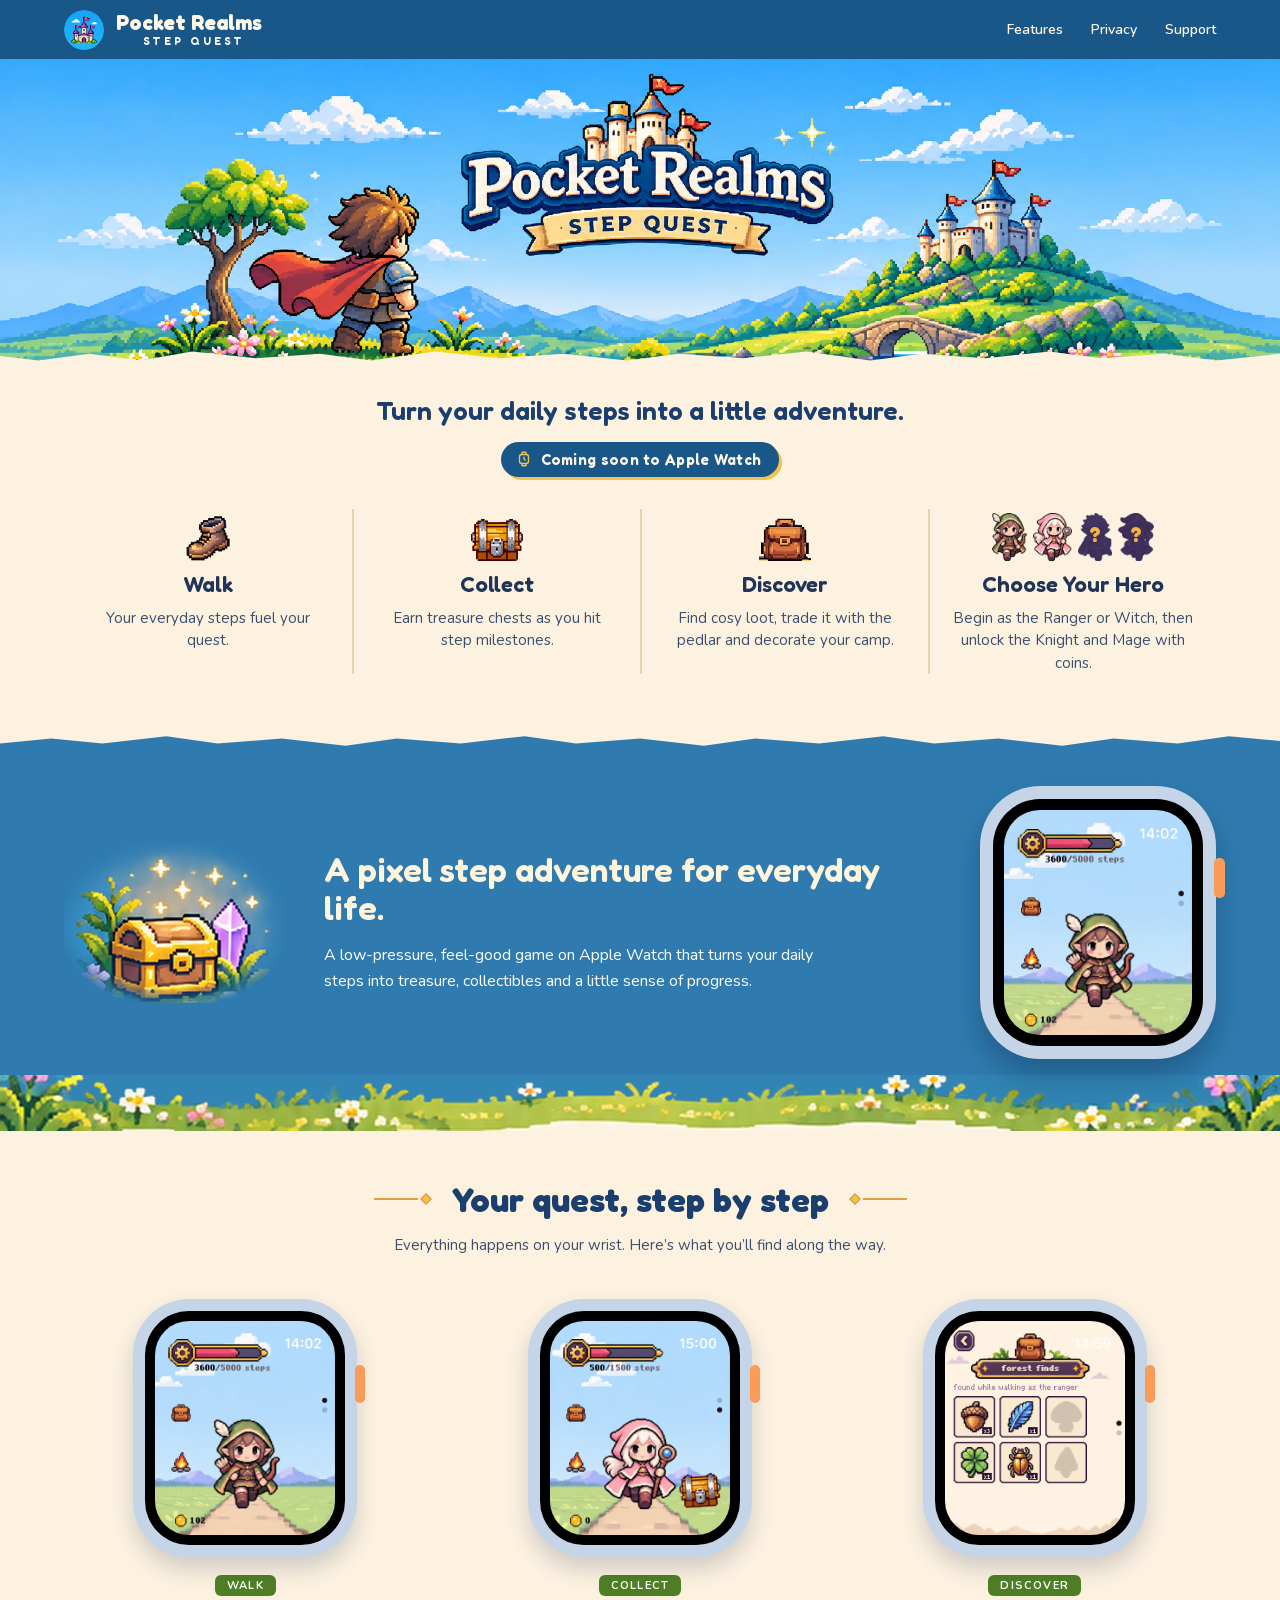
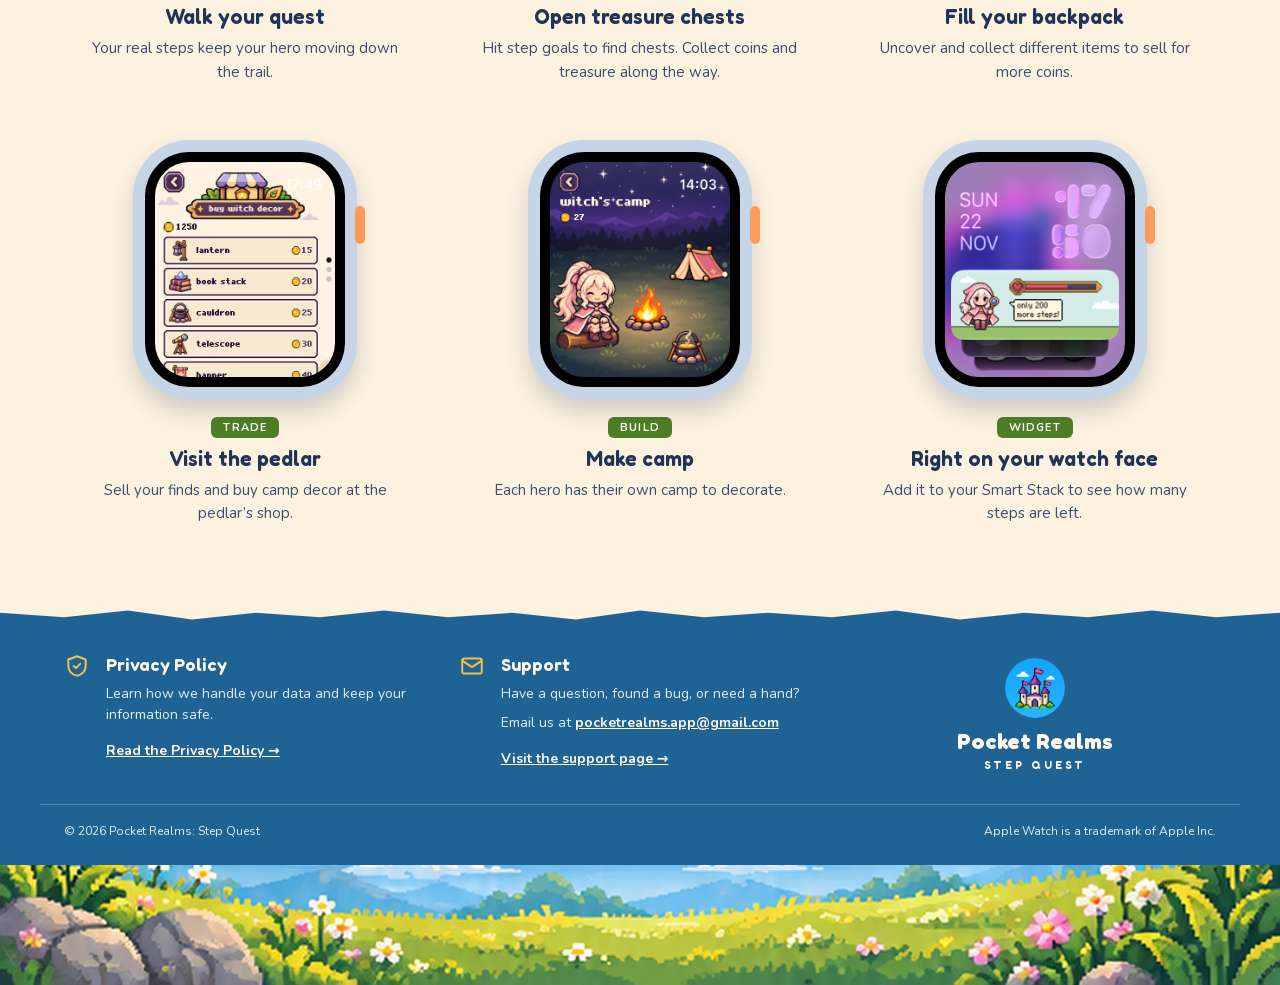
<file: index.html>
<!doctype html>
<html lang="en">
<head>
<meta charset="utf-8">
<meta name="viewport" content="width=device-width, initial-scale=1">
<title>Pocket Realms: Step Quest</title>
<meta name="description" content="A cosy pixel-art step game for Apple Watch: your daily steps walk a little hero to treasure chests, loot and a camp to decorate.">
<meta name="theme-color" content="#1A5789">
<link rel="icon" href="images/favicon.png">
<link rel="preload" href="fonts/fredoka-latin.woff2" as="font" type="font/woff2" crossorigin>
<link rel="preload" href="fonts/nunito-latin.woff2" as="font" type="font/woff2" crossorigin>
<link rel="stylesheet" href="style.css">
</head>
<body>
<header class="site-header">
<nav aria-label="Main" class="wrap nav">
<a class="brand" href="index.html">
<img src="images/icon.png" alt="" width="40" height="40">
<span class="brand-text"><span class="brand-name">Pocket Realms</span><span class="brand-sub">STEP QUEST</span></span>
</a>
<div class="nav-links"><a href="#features">Features</a><a href="privacy/index.html">Privacy</a><a href="support/index.html">Support</a></div>
</nav>
</header>
<main>
<section id="top" class="hero">
<h1 class="sr-only">Pocket Realms: Step Quest. Turn your daily steps into a little adventure.</h1>
<img src="images/hero.png" alt="A pixel-art hero in a red cape stands by a tree looking over a sunny valley with mountains, a river, a stone bridge and a castle on a hill, under the Pocket Realms: Step Quest logo." width="2170" height="656">
<svg class="edge edge-hero" aria-hidden="true" viewBox="0 0 100 10" preserveAspectRatio="none"><polygon points="0,10 0,5 3,7 7,4 11,7 15,3 20,6 25,4 29,7 34,3 39,6 44,4 49,7 53,4 58,6 63,3 68,7 72,4 77,6 82,3 86,6 91,4 95,7 100,4 100,10"/></svg>
</section>
<p class="tagline" aria-hidden="true">Turn your daily steps into a little adventure.</p>
<p class="soon"><span class="soon-pill"><svg class="soon-icon" width="18" height="18" viewBox="0 0 24 24" aria-hidden="true"><rect x="6" y="6" width="12" height="12" rx="3"/><path d="M9 6l.6-3h4.8l.6 3M9 18l.6 3h4.8l.6-3M12 9.5V12l1.5 1.5"/></svg>Coming soon to Apple Watch</span></p>

<section aria-label="How it works" class="wrap steps">
<ol><li>
<div class="step-art"><img class="px" src="images/step_walk.png" alt="" width="62" height="64"></div>
<h2>Walk</h2>
<p>Your everyday steps fuel your quest.</p>
</li><li>
<div class="step-art"><img src="images/step_chest.svg" alt="" width="72" height="58"></div>
<h2>Collect</h2>
<p>Earn treasure chests as you hit step milestones.</p>
</li><li>
<div class="step-art"><img class="px" src="images/step_discover.png" alt="" width="72" height="62"></div>
<h2>Discover</h2>
<p>Find cosy loot, trade it with the pedlar and decorate your camp.</p>
</li><li>
<div class="step-art heroes">
<img src="images/hero_ranger.png" alt="The Ranger" width="49" height="66">
<img src="images/hero_witch.png" alt="The Witch" width="54" height="66">
<span class="locked"><img src="images/hero_locked_1.png" alt="A locked hero, shown as a silhouette" width="47" height="66"><span aria-hidden="true">?</span></span>
<span class="locked"><img src="images/hero_locked_2.png" alt="A locked hero, shown as a silhouette" width="50" height="66"><span aria-hidden="true">?</span></span>
</div>
<h2>Choose Your Hero</h2>
<p>Begin as the Ranger or Witch, then unlock the Knight and Mage with coins.</p>
</li></ol>
</section>

<section class="band">
<svg class="edge edge-band" aria-hidden="true" viewBox="0 0 100 10" preserveAspectRatio="none"><polygon points="0,0 100,0 100,5 96,3 92,6 87,4 83,7 78,4 73,6 69,3 64,6 59,4 55,7 50,4 45,6 41,3 36,6 31,4 27,7 22,4 17,6 13,3 8,6 4,4 0,6"/></svg>
<div class="wrap band-inner">
<img class="band-art" src="images/band_art.png" alt="" width="408" height="300">
<div class="band-text">
<h2>A pixel step adventure for everyday life.</h2>
<p>A low-pressure, feel-good game on Apple Watch that turns your daily steps into treasure, collectibles and a little sense of progress.</p>
</div>
<div class="watch">
<span class="watch-crown" aria-hidden="true"></span>
<div class="watch-bezel"><img src="images/screen_walk.png" alt="Watch screen: the Ranger running down a path, with a step bar at 3600 of 5000 steps" width="416" height="496" loading="lazy"></div>
</div>
</div>
<img class="band-bottom" src="images/band_bottom.png" alt="" width="1654" height="76">
</section>

<section id="features" class="wrap features">
<div class="section-title"><svg class="divider" width="64" height="12" viewBox="0 0 64 12" aria-hidden="true"><path class="d-line" d="M0 6h44"/><path class="d-gem" d="M52 1l5 5-5 5-5-5z"/></svg><h2>Your quest, step by step</h2><svg class="divider" width="64" height="12" viewBox="0 0 64 12" aria-hidden="true"><path class="d-gem" d="M12 1l5 5-5 5-5-5z"/><path class="d-line" d="M20 6h44"/></svg></div>
<p class="lede">Everything happens on your wrist. Here’s what you’ll find along the way.</p>
<div class="feature-grid"><article class="feature">
<div class="watch watch-sm">
<span class="watch-crown" aria-hidden="true"></span>
<div class="watch-bezel"><img src="images/screen_walk.png" alt="Watch screen: the Ranger running down a path, step bar at 3600 of 5000 steps, with backpack, campfire and coin icons" width="416" height="496" loading="lazy"></div>
</div>
<div class="feature-text">
<span class="tag">WALK</span>
<h3>Walk your quest</h3>
<p>Your real steps keep your hero moving down the trail.</p>
</div>
</article><article class="feature">
<div class="watch watch-sm">
<span class="watch-crown" aria-hidden="true"></span>
<div class="watch-bezel"><img src="images/screen_chest.png" alt="Watch screen: the Witch walking with a treasure chest beside the path, step bar at 500 of 1500 steps" width="416" height="496" loading="lazy"></div>
</div>
<div class="feature-text">
<span class="tag">COLLECT</span>
<h3>Open treasure chests</h3>
<p>Hit step goals to find chests. Collect coins and treasure along the way.</p>
</div>
</article><article class="feature">
<div class="watch watch-sm">
<span class="watch-crown" aria-hidden="true"></span>
<div class="watch-bezel"><img src="images/screen_backpack.png" alt="Watch screen: Forest finds, found while walking as the Ranger: acorns, a feather, a clover and a beetle, with two undiscovered slots" width="416" height="496" loading="lazy"></div>
</div>
<div class="feature-text">
<span class="tag">DISCOVER</span>
<h3>Fill your backpack</h3>
<p>Uncover and collect different items to sell for more coins.</p>
</div>
</article><article class="feature">
<div class="watch watch-sm">
<span class="watch-crown" aria-hidden="true"></span>
<div class="watch-bezel"><img src="images/screen_pedlar.png" alt="Watch screen: Buy witch decor shop listing a lantern, book stack, cauldron, telescope and banner with coin prices" width="416" height="496" loading="lazy"></div>
</div>
<div class="feature-text">
<span class="tag">TRADE</span>
<h3>Visit the pedlar</h3>
<p>Sell your finds and buy camp decor at the pedlar’s shop.</p>
</div>
</article><article class="feature">
<div class="watch watch-sm">
<span class="watch-crown" aria-hidden="true"></span>
<div class="watch-bezel"><img src="images/screen_camp.png" alt="Watch screen: the Witch’s camp at night, with the Witch on a log by the fire, a tent and a cooking pot" width="416" height="496" loading="lazy"></div>
</div>
<div class="feature-text">
<span class="tag">BUILD</span>
<h3>Make camp</h3>
<p>Each hero has their own camp to decorate.</p>
</div>
</article><article class="feature">
<div class="watch watch-sm">
<span class="watch-crown" aria-hidden="true"></span>
<div class="watch-bezel"><img src="images/screen_widget.png" alt="Apple Watch face with the Pocket Realms widget in the Smart Stack: the Witch, a progress bar and a speech bubble saying only 200 more steps" width="416" height="496" loading="lazy"></div>
</div>
<div class="feature-text">
<span class="tag">WIDGET</span>
<h3>Right on your watch face</h3>
<p>Add it to your Smart Stack to see how many steps are left.</p>
</div>
</article></div>
</section>
</main>

<footer id="support" class="site-footer">
<svg class="edge" aria-hidden="true" viewBox="0 0 100 10" preserveAspectRatio="none"><polygon points="0,0 100,0 100,4 95,6 90,3 85,6 80,4 75,7 70,3 65,6 60,4 55,6 50,3 45,7 40,4 35,6 30,3 25,6 20,4 15,7 10,3 5,6 0,4"/></svg>
<div class="wrap foot-grid">
<div class="foot-item">
<svg class="foot-icon" width="26" height="26" viewBox="0 0 24 24" aria-hidden="true"><path d="M12 3l8 3v6c0 4.5-3.4 8.3-8 9-4.6-.7-8-4.5-8-9V6z"/><path d="M9 12l2 2 4-4"/></svg>
<div>
<h2>Privacy Policy</h2>
<p>Learn how we handle your data and keep your information safe.</p>
<a class="foot-link" href="privacy/index.html">Read the Privacy Policy →</a>
</div>
</div>
<div class="foot-item">
<svg class="foot-icon" width="26" height="26" viewBox="0 0 24 24" aria-hidden="true"><rect x="3" y="5" width="18" height="14" rx="2"/><path d="M3 7l9 6 9-6"/></svg>
<div>
<h2>Support</h2>
<p>Have a question, found a bug, or need a hand?</p>
<p>Email us at <a class="foot-email" href="mailto:pocketrealms.app@gmail.com">pocketrealms.app@gmail.com</a></p>
<a class="foot-link" href="support/index.html">Visit the support page →</a>
</div>
</div>
<div class="foot-brand">
<img src="images/icon.png" alt="" width="60" height="60">
<span class="brand-name">Pocket Realms</span>
<span class="brand-sub">STEP QUEST</span>
</div>
</div>
<div class="wrap foot-legal">
<span>© 2026 Pocket Realms: Step Quest</span>
<span>Apple Watch is a trademark of Apple Inc.</span>
</div>
<img class="footer-art" src="images/footer_art.png" alt="" width="1654" height="268">
</footer>
</body>
</html>
</file>
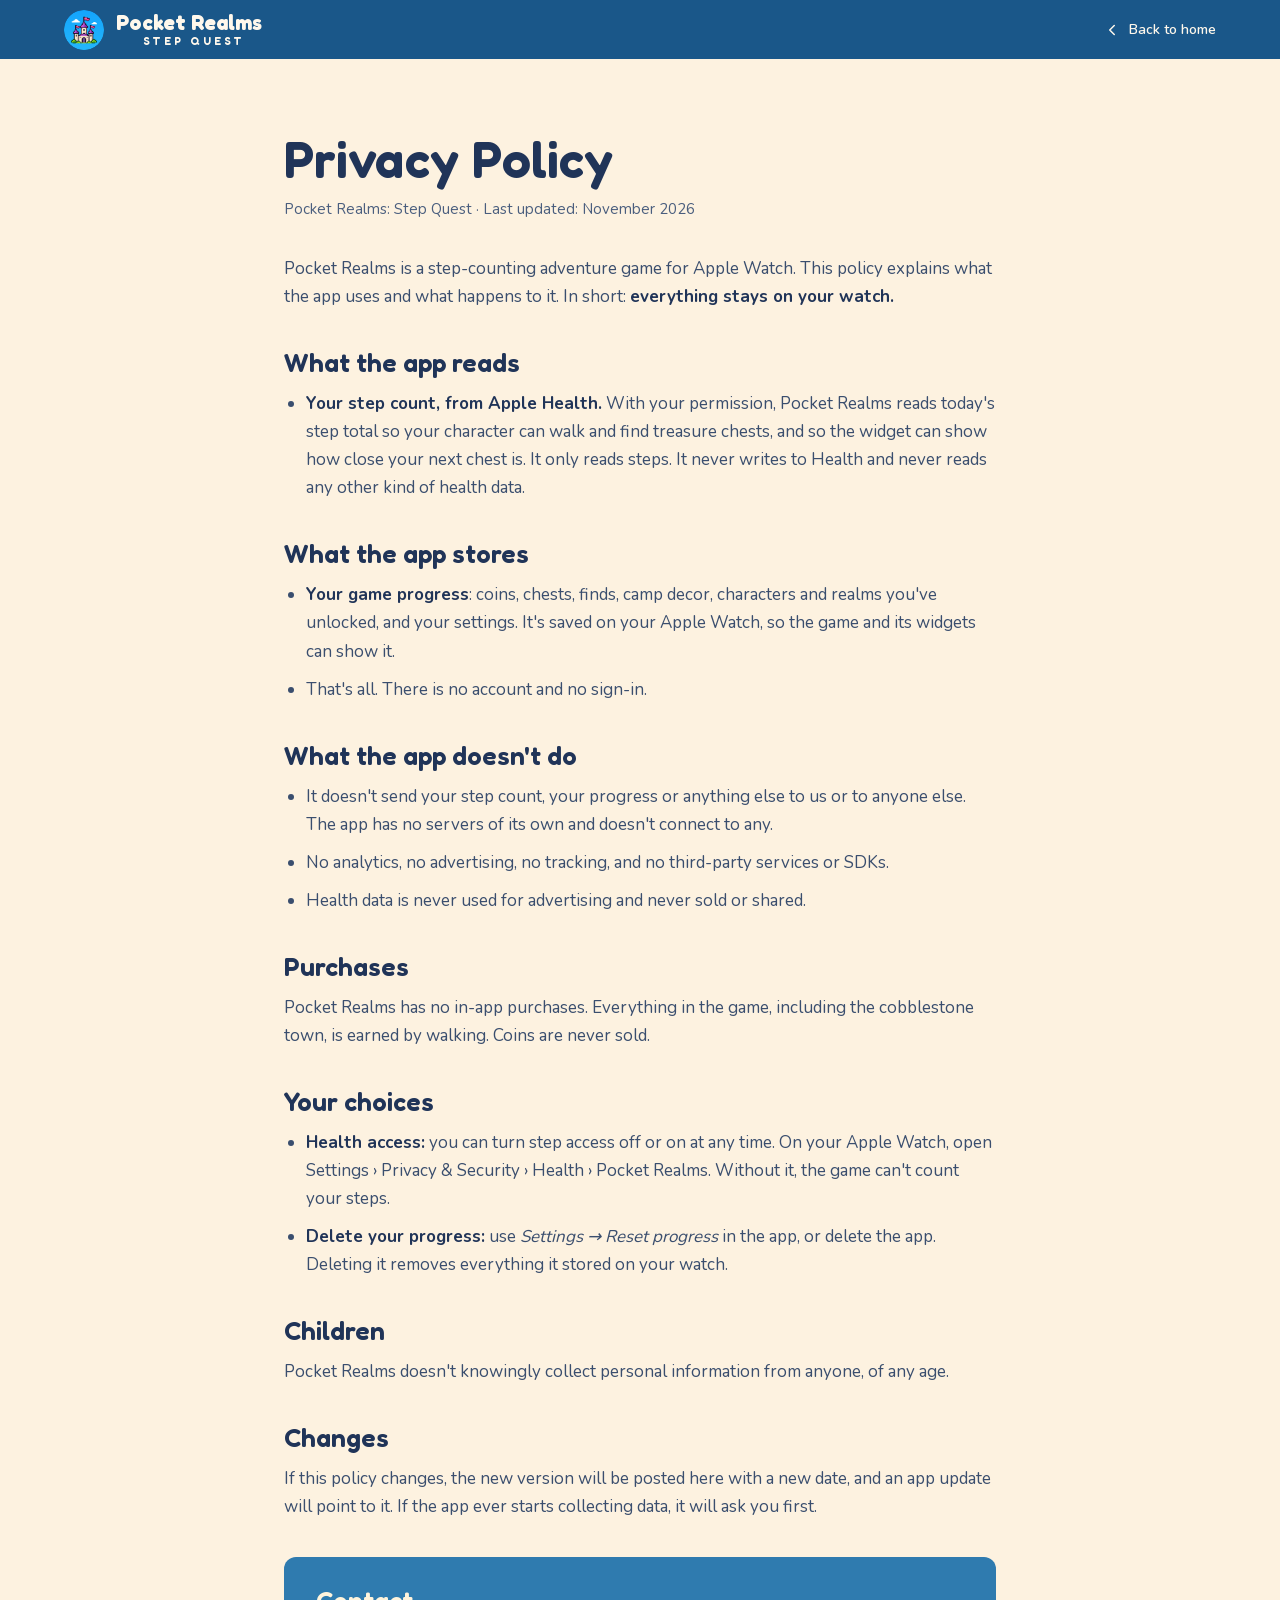
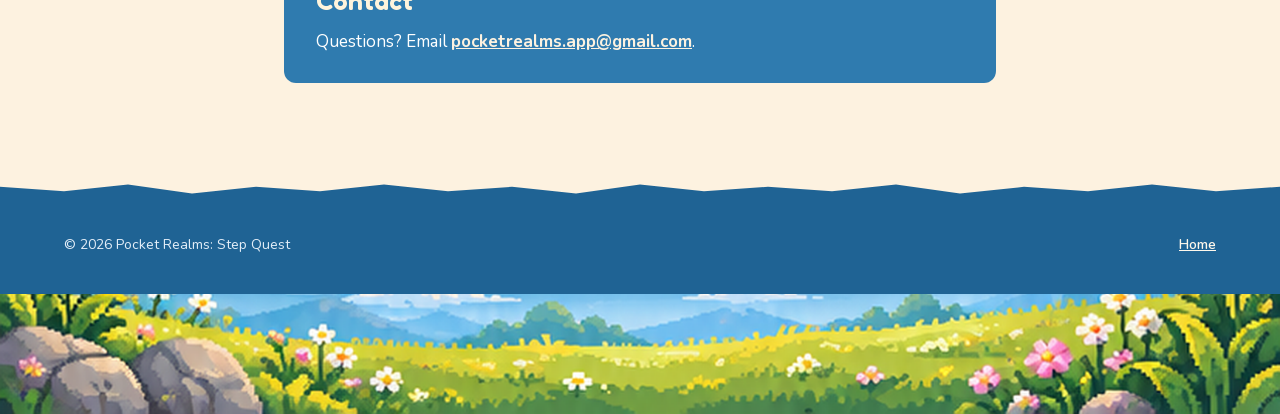
<file: privacy/index.html>
<!doctype html>
<html lang="en">
<head>
<meta charset="utf-8">
<meta name="viewport" content="width=device-width, initial-scale=1">
<title>Privacy Policy · Pocket Realms: Step Quest</title>
<meta name="description" content="What Pocket Realms reads, stores and never does with your data.">
<meta name="theme-color" content="#1A5789">
<link rel="icon" href="../images/favicon.png">
<link rel="preload" href="../fonts/fredoka-latin.woff2" as="font" type="font/woff2" crossorigin>
<link rel="preload" href="../fonts/nunito-latin.woff2" as="font" type="font/woff2" crossorigin>
<link rel="stylesheet" href="../style.css">
</head>
<body>
<header class="site-header">
<nav aria-label="Main" class="wrap nav">
<a class="brand" href="../index.html">
<img src="../images/icon.png" alt="" width="40" height="40">
<span class="brand-text"><span class="brand-name">Pocket Realms</span><span class="brand-sub">STEP QUEST</span></span>
</a>
<a class="back" href="../index.html"><svg width="18" height="18" viewBox="0 0 24 24" aria-hidden="true" class="back-icon"><path d="M15 18l-6-6 6-6"/></svg>Back to home</a>
</nav>
</header>
<main class="policy">
<div class="policy-title">
<h1>Privacy Policy</h1>
<p class="meta">Pocket Realms: Step Quest · Last updated: November 2026</p>
</div>
<p>Pocket Realms is a step-counting adventure game for Apple Watch. This policy explains what the app uses and what happens to it. In short: <strong>everything stays on your watch.</strong></p>

<section>
<h2>What the app reads</h2>
<ul><li><strong>Your step count, from Apple Health.</strong> With your permission, Pocket Realms reads today's step total so your character can walk and find treasure chests, and so the widget can show how close your next chest is. It only reads steps. It never writes to Health and never reads any other kind of health data.</li></ul>
</section>
<section>
<h2>What the app stores</h2>
<ul><li><strong>Your game progress</strong>: coins, chests, finds, camp decor, characters and realms you've unlocked, and your settings. It's saved on your Apple Watch, so the game and its widgets can show it.</li><li>That's all. There is no account and no sign-in.</li></ul>
</section>
<section>
<h2>What the app doesn't do</h2>
<ul><li>It doesn't send your step count, your progress or anything else to us or to anyone else. The app has no servers of its own and doesn't connect to any.</li><li>No analytics, no advertising, no tracking, and no third-party services or SDKs.</li><li>Health data is never used for advertising and never sold or shared.</li></ul>
</section>
<section>
<h2>Purchases</h2>
<p>Pocket Realms has no in-app purchases. Everything in the game, including the cobblestone town, is earned by walking. Coins are never sold.</p>
</section>
<section>
<h2>Your choices</h2>
<ul><li><strong>Health access:</strong> you can turn step access off or on at any time. On your Apple Watch, open Settings › Privacy &amp; Security › Health › Pocket Realms. Without it, the game can't count your steps.</li><li><strong>Delete your progress:</strong> use <em>Settings → Reset progress</em> in the app, or delete the app. Deleting it removes everything it stored on your watch.</li></ul>
</section>
<section>
<h2>Children</h2>
<p>Pocket Realms doesn't knowingly collect personal information from anyone, of any age.</p>
</section>
<section>
<h2>Changes</h2>
<p>If this policy changes, the new version will be posted here with a new date, and an app update will point to it. If the app ever starts collecting data, it will ask you first.</p>
</section>
<section class="contact">
<h2>Contact</h2>
<p>Questions? Email <a href="mailto:pocketrealms.app@gmail.com">pocketrealms.app@gmail.com</a>.</p>
</section>
</main>
<footer class="site-footer">
<svg class="edge" aria-hidden="true" viewBox="0 0 100 10" preserveAspectRatio="none"><polygon points="0,0 100,0 100,4 95,6 90,3 85,6 80,4 75,7 70,3 65,6 60,4 55,6 50,3 45,7 40,4 35,6 30,3 25,6 20,4 15,7 10,3 5,6 0,4"/></svg>
<div class="wrap foot-legal foot-legal-solo">
<span>© 2026 Pocket Realms: Step Quest</span>
<a href="../index.html">Home</a>
</div>
<img class="footer-art" src="../images/footer_art.png" alt="" width="1654" height="268">
</footer>
</body>
</html>
</file>
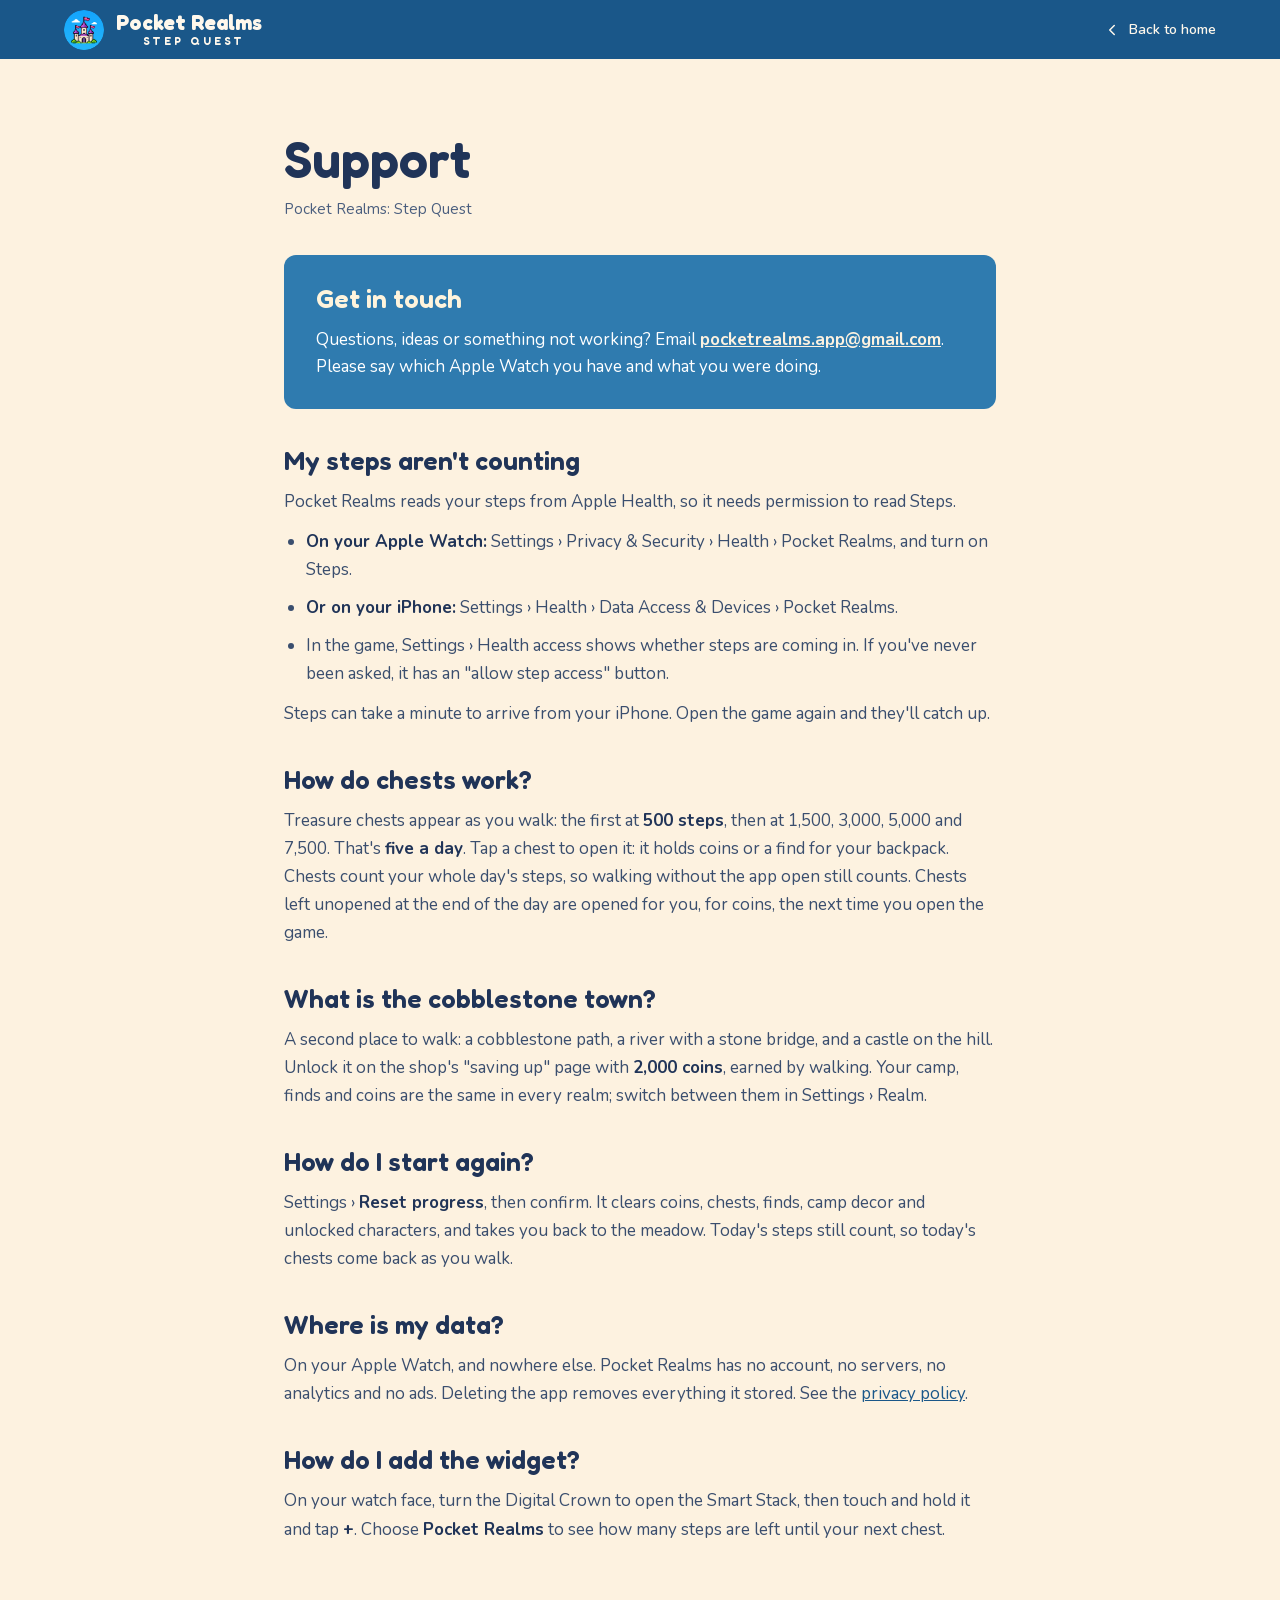
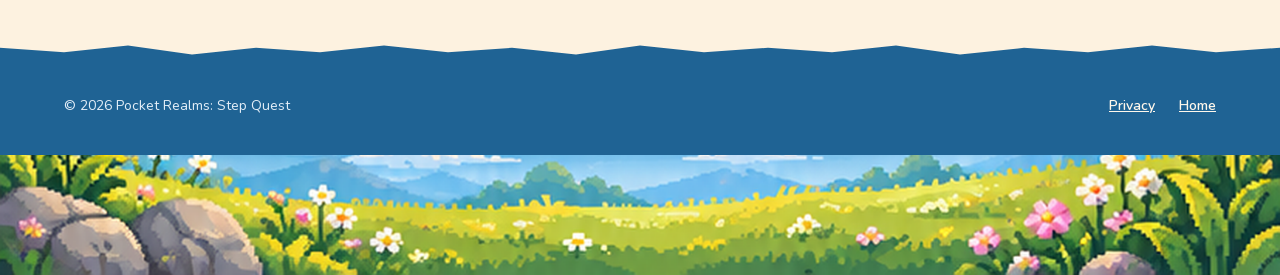
<file: support/index.html>
<!doctype html>
<html lang="en">
<head>
<meta charset="utf-8">
<meta name="viewport" content="width=device-width, initial-scale=1">
<title>Support · Pocket Realms: Step Quest</title>
<meta name="description" content="Help with Pocket Realms: steps, chests, the cobblestone town, progress and the widget.">
<meta name="theme-color" content="#1A5789">
<link rel="icon" href="../images/favicon.png">
<link rel="preload" href="../fonts/fredoka-latin.woff2" as="font" type="font/woff2" crossorigin>
<link rel="preload" href="../fonts/nunito-latin.woff2" as="font" type="font/woff2" crossorigin>
<link rel="stylesheet" href="../style.css">
</head>
<body>
<header class="site-header">
<nav aria-label="Main" class="wrap nav">
<a class="brand" href="../index.html">
<img src="../images/icon.png" alt="" width="40" height="40">
<span class="brand-text"><span class="brand-name">Pocket Realms</span><span class="brand-sub">STEP QUEST</span></span>
</a>
<a class="back" href="../index.html"><svg width="18" height="18" viewBox="0 0 24 24" aria-hidden="true" class="back-icon"><path d="M15 18l-6-6 6-6"/></svg>Back to home</a>
</nav>
</header>
<main class="policy support">
<div class="policy-title">
<h1>Support</h1>
<p class="meta">Pocket Realms: Step Quest</p>
</div>
<section class="contact">
<h2>Get in touch</h2>
<p>Questions, ideas or something not working? Email <a href="mailto:pocketrealms.app@gmail.com">pocketrealms.app@gmail.com</a>. Please say which Apple Watch you
have and what you were doing.</p>
</section>
<section>
<h2>My steps aren&#x27;t counting</h2>
<p>Pocket Realms reads your steps from Apple Health, so it needs permission to read Steps.</p>
<ul><li><strong>On your Apple Watch:</strong> Settings › Privacy &amp; Security › Health › Pocket Realms, and turn on Steps.</li><li><strong>Or on your iPhone:</strong> Settings › Health › Data Access &amp; Devices › Pocket Realms.</li><li>In the game, Settings › Health access shows whether steps are coming in. If you've never been asked, it has an "allow step access" button.</li></ul>
<p>Steps can take a minute to arrive from your iPhone. Open the game again and they'll catch up.</p>
</section>
<section>
<h2>How do chests work?</h2>
<p>Treasure chests appear as you walk: the first at <strong>500 steps</strong>, then at 1,500, 3,000, 5,000 and 7,500. That's <strong>five a day</strong>. Tap a chest to open it: it holds coins or a find for your backpack. Chests count your whole day's steps, so walking without the app open still counts. Chests left unopened at the end of the day are opened for you, for coins, the next time you open the game.</p>
</section>
<section>
<h2>What is the cobblestone town?</h2>
<p>A second place to walk: a cobblestone path, a river with a stone bridge, and a castle on the hill. Unlock it on the shop's "saving up" page with <strong>2,000 coins</strong>, earned by walking. Your camp, finds and coins are the same in every realm; switch between them in Settings › Realm.</p>
</section>
<section>
<h2>How do I start again?</h2>
<p>Settings › <strong>Reset progress</strong>, then confirm. It clears coins, chests, finds, camp decor and unlocked characters, and takes you back to the meadow. Today's steps still count, so today's chests come back as you walk.</p>
</section>
<section>
<h2>Where is my data?</h2>
<p>On your Apple Watch, and nowhere else. Pocket Realms has no account, no servers, no analytics and no ads. Deleting the app removes everything it stored. See the <a href="../privacy/index.html">privacy policy</a>.</p>
</section>
<section>
<h2>How do I add the widget?</h2>
<p>On your watch face, turn the Digital Crown to open the Smart Stack, then touch and hold it and tap <strong>+</strong>. Choose <strong>Pocket Realms</strong> to see how many steps are left until your next chest.</p>
</section>
</main>
<footer class="site-footer">
<svg class="edge" aria-hidden="true" viewBox="0 0 100 10" preserveAspectRatio="none"><polygon points="0,0 100,0 100,4 95,6 90,3 85,6 80,4 75,7 70,3 65,6 60,4 55,6 50,3 45,7 40,4 35,6 30,3 25,6 20,4 15,7 10,3 5,6 0,4"/></svg>
<div class="wrap foot-legal foot-legal-solo">
<span>© 2026 Pocket Realms: Step Quest</span>
<span class="foot-links"><a href="../privacy/index.html">Privacy</a><a href="../index.html">Home</a></span>
</div>
<img class="footer-art" src="../images/footer_art.png" alt="" width="1654" height="268">
</footer>
</body>
</html>
</file>
<file: style.css>
/* Pocket Realms: Step Quest launch site. Copied into public/ by website/build.py.
   Colours and sizes follow the "Launch Website" design canvas. */

@font-face { font-family: "Fredoka"; src: url("fonts/fredoka-latin.woff2") format("woff2");
  font-weight: 300 700; font-style: normal; font-display: swap; }
@font-face { font-family: "Nunito"; src: url("fonts/nunito-latin.woff2") format("woff2");
  font-weight: 200 1000; font-style: normal; font-display: swap; }

:root {
  --cream: #FDF2E0;      /* page */
  --cream-light: #FFF8EC; /* text on the dark blues */
  --cream-head: #FFF4DC; /* headings on the band */
  --ink: #203458;        /* headings */
  --ink-title: #1A3F6E;  /* the features title */
  --body: #3A4E6E;       /* body text */
  --meta: #4A5E7E;
  --navy: #1A5789;       /* header */
  --band: #2F7BAF;
  --footer: #1F6394;
  --footer-text: #E3EEF8;
  --footer-rule: #4A85B3;
  --rule: #E7D2B3;
  --gold: #F2C14E;
  --gold-dark: #E0A040;
  --gold-q: #F2B544;
  --tag: #4F7F24;
  --watch: #C6D4E7;
  --crown: #F99C5A;
  --head: "Fredoka", ui-rounded, system-ui, sans-serif;
  --text: "Nunito", system-ui, sans-serif;
}

* { box-sizing: border-box; }
html { scroll-behavior: smooth; }
@media (prefers-reduced-motion: reduce) { html { scroll-behavior: auto; } }
body { margin: 0; background: var(--cream); color: var(--ink); font-family: var(--text); }
img { max-width: 100%; }
a { color: var(--navy); }
a:hover { color: var(--ink); }
.px { image-rendering: pixelated; }
.sr-only { position: absolute; width: 1px; height: 1px; overflow: hidden; clip: rect(0 0 0 0); white-space: nowrap; }
.wrap { max-width: 1200px; margin: 0 auto; padding-left: 24px; padding-right: 24px; }
h1, h2, h3 { font-family: var(--head); font-weight: 600; margin: 0; }
p { margin: 0; }

/* ---------------------------------------------------------------- header */
.site-header { background: var(--navy); }
.nav { padding-top: 8px; padding-bottom: 8px; display: flex; flex-wrap: wrap; align-items: center;
  justify-content: space-between; gap: 12px 24px; }
.brand { display: flex; align-items: center; gap: 12px; text-decoration: none; color: var(--cream-light); }
.brand img { width: 40px; height: 40px; border-radius: 50%; display: block; }
.brand-text { display: flex; flex-direction: column; line-height: 1; }
.brand-name { font-family: var(--head); font-weight: 700; font-size: 21px; color: var(--cream-light); }
.brand-sub { font-family: var(--head); font-weight: 600; font-size: 11px; letter-spacing: 3px;
  color: var(--cream-light); padding-top: 3px; padding-left: 27px; }
.nav-links { display: flex; flex-wrap: wrap; align-items: center; gap: 4px 28px; font-size: 14px; font-weight: 600; }
.nav-links a, .back { color: var(--cream-light); text-decoration: none; padding: 12px 0; }
.nav-links a:hover, .back:hover { color: var(--cream-light); text-decoration: underline; text-underline-offset: 4px; }
.back { display: inline-flex; align-items: center; gap: 8px; font-size: 14px; font-weight: 600; }
.back-icon { fill: none; stroke: currentColor; stroke-width: 2; stroke-linecap: round; stroke-linejoin: round; }

/* ---------------------------------------------------------------- hero */
.hero { position: relative; }
.hero img { display: block; width: 100%; height: clamp(220px, 24vw, 460px); object-fit: cover; object-position: center 20%; }

.tagline { padding: 28px 24px 0; text-align: center; font-family: var(--head); font-weight: 600;
  font-size: clamp(20px, 2.2vw, 26px); line-height: 1.3; color: var(--ink-title); }

.soon { padding: 14px 24px 0; text-align: center; }
.soon-pill { display: inline-flex; align-items: center; gap: 8px; background: var(--navy); color: var(--cream-light);
  font-family: var(--head); font-weight: 600; font-size: 15px; letter-spacing: 0.3px; padding: 8px 18px 8px 14px;
  border-radius: 999px; box-shadow: 3px 3px 0 var(--gold); }
.soon-icon { flex: none; fill: none; stroke: var(--gold); stroke-width: 1.8; stroke-linecap: round; stroke-linejoin: round; }

/* ---------------------------------------------------------------- how it works */
.steps { padding-top: 32px; padding-bottom: 56px; }
.steps ol { list-style: none; margin: 0; padding: 0; display: grid;
  grid-template-columns: repeat(auto-fit, minmax(220px, 1fr)); gap: 32px 0; align-items: stretch; }
.steps li { display: flex; flex-direction: column; align-items: center; text-align: center; gap: 10px; padding: 0 20px; }
.steps li + li { border-left: 2px solid var(--rule); }
.steps h2 { font-size: 22px; color: var(--ink); }
.steps p { font-size: 15px; line-height: 1.5; color: var(--body); max-width: 240px; }
.step-art { height: 52px; display: flex; align-items: flex-end; justify-content: center; }
.step-art img { display: block; width: auto; }
.step-art img[src$="step_walk.png"] { height: 46px; }
.step-art img[src$="step_chest.svg"] { height: 42px; }
.step-art img[src$="step_discover.png"] { height: 44px; }
.heroes { gap: 6px; }
.heroes img { height: 48px; }
.locked { position: relative; display: block; }
.locked span { position: absolute; left: 50%; top: 44%; transform: translate(-50%, -50%);
  font-family: var(--head); font-weight: 700; font-size: 21px; color: var(--gold-q); line-height: 1; }
/* Stacked (or two-up) on narrow screens: the divider lines only make sense in one row. */
@media (max-width: 999px) { .steps li + li { border-left: 0; } }

/* ---------------------------------------------------------------- watch frame */
.watch { position: relative; flex: 0 0 auto; width: 236px; background: var(--watch); border-radius: 60px;
  padding: 13px; box-shadow: 0 16px 28px rgba(10, 40, 70, 0.35); }
.watch-crown { position: absolute; right: -9px; top: 72px; width: 11px; height: 40px; background: var(--crown); border-radius: 5px; }
.watch-bezel { background: #000; border-radius: 47px; padding: 11px; overflow: hidden; }
.watch-bezel img { display: block; width: 100%; height: auto; aspect-ratio: 416 / 496; object-fit: cover; border-radius: 36px; }
.watch-sm { width: 224px; border-radius: 56px; padding: 12px; box-shadow: 0 12px 22px rgba(32, 52, 88, 0.20); }
.watch-sm .watch-crown { right: -8px; top: 66px; width: 10px; height: 38px; }
.watch-sm .watch-bezel { border-radius: 44px; padding: 10px; }
.watch-sm .watch-bezel img { border-radius: 34px; }

/* ---------------------------------------------------------------- blue band */
.band { position: relative; background: var(--band); color: #fff; }
.edge { position: absolute; left: 0; top: -1px; width: 100%; height: 22px; display: block; fill: var(--cream); }
.edge-band { height: 24px; }
.edge-hero { top: auto; bottom: -1px; }
.band-inner { padding-top: 56px; padding-bottom: 16px; display: flex; flex-wrap: wrap; align-items: center;
  justify-content: center; gap: 40px; }
.band-art { flex: 0 1 220px; width: 220px; height: auto; display: block;
  -webkit-mask-image: radial-gradient(ellipse at center, #000 58%, transparent 76%);
  mask-image: radial-gradient(ellipse at center, #000 58%, transparent 76%); }
.band-text { flex: 999 1 380px; min-width: 0; display: flex; flex-direction: column; gap: 16px; }
.band-text h2 { font-size: clamp(26px, 2.8vw, 34px); line-height: 1.12; color: var(--cream-head); }
.band-text p { font-size: 16px; line-height: 1.6; color: #fff; max-width: 520px; }
.band-bottom { display: block; width: 100%; height: 56px; object-fit: cover; object-position: center bottom; }

/* ---------------------------------------------------------------- features */
.features { padding-top: 48px; padding-bottom: 80px; display: flex; flex-direction: column; align-items: center; gap: 14px; }
.section-title { display: flex; align-items: center; justify-content: center; gap: 14px; max-width: 100%; }
.section-title h2 { font-weight: 700; font-size: clamp(26px, 2.8vw, 34px); color: var(--ink-title); text-align: center; min-width: 0; }
.divider { flex: 0 1 64px; min-width: 24px; }
.d-line { stroke: var(--gold-dark); stroke-width: 2; fill: none; }
.d-gem { fill: var(--gold); stroke: var(--gold-dark); stroke-width: 1.5; }
.lede { margin-bottom: 28px; font-size: 15px; line-height: 1.55; color: var(--body); text-align: center; max-width: 600px; width: 100%; }
.feature-grid { width: 100%; display: grid; grid-template-columns: repeat(auto-fit, minmax(300px, 1fr)); gap: 56px 32px; }
@media (max-width: 380px) { .feature-grid { grid-template-columns: 1fr; } }
.feature { display: flex; flex-direction: column; align-items: center; text-align: center; gap: 18px; }
.feature-text { display: flex; flex-direction: column; align-items: center; gap: 8px; max-width: 320px; }
.tag { font-size: 11px; font-weight: 700; letter-spacing: 1.2px; color: #fff; background: var(--tag); padding: 3px 12px; border-radius: 6px; }
.feature h3 { font-size: 21px; color: var(--ink); }
.feature p { font-size: 15px; line-height: 1.55; color: var(--body); }

/* ---------------------------------------------------------------- footer */
.site-footer { position: relative; background: var(--footer); color: var(--cream-light); }
.foot-grid { padding-top: 48px; padding-bottom: 28px; display: grid; grid-template-columns: repeat(auto-fit, minmax(260px, 1fr)); gap: 32px; }
.foot-item { display: flex; gap: 16px; align-items: flex-start; }
.foot-item > div { display: flex; flex-direction: column; gap: 8px; }
.foot-item h2 { font-size: 18px; }
.foot-item p { font-size: 14px; line-height: 1.5; color: var(--footer-text); }
.foot-icon { flex: none; fill: none; stroke: var(--gold); stroke-width: 1.8; stroke-linecap: round; stroke-linejoin: round; }
.site-footer a { color: var(--cream-light); font-weight: 700; }
.site-footer a:hover { color: #fff; }
.foot-link { font-size: 14px; padding: 8px 0; }
.placeholder { font-weight: 700; color: var(--cream-light); }
.foot-brand { display: flex; flex-direction: column; align-items: center; justify-content: center; gap: 6px; }
.foot-brand img { width: 60px; height: 60px; border-radius: 50%; display: block; margin-bottom: 6px; }
.foot-brand .brand-name { font-size: 22px; line-height: 1; }
.foot-brand .brand-sub { font-size: 11px; padding: 0; }
.foot-legal { padding-top: 18px; padding-bottom: 26px; border-top: 1px solid var(--footer-rule); font-size: 12px;
  color: var(--footer-text); display: flex; flex-wrap: wrap; justify-content: space-between; align-items: center; gap: 8px; }
.foot-legal-solo { border-top: 0; padding-top: 44px; padding-bottom: 28px; font-size: 14px; }
.foot-legal-solo a { font-weight: 600; padding: 12px 0; }
.footer-art { display: block; width: 100%; height: 120px; object-fit: cover; object-position: center bottom; }

/* ---------------------------------------------------------------- privacy policy */
.policy { max-width: 760px; margin: 0 auto; padding: 72px 24px 96px; display: flex; flex-direction: column; gap: 36px; }
.policy-title { display: flex; flex-direction: column; gap: 12px; }
.policy h1 { font-size: clamp(38px, 5vw, 52px); line-height: 1.08; }
.policy .meta { font-size: 15px; color: var(--meta); }
.policy > p, .policy section p, .policy li { font-size: 17px; line-height: 1.65; color: var(--body); }
.policy > p strong { color: var(--ink); }
.policy section { display: flex; flex-direction: column; gap: 12px; }
.policy h2 { font-size: 26px; }
.policy ul { margin: 0; padding-left: 22px; display: flex; flex-direction: column; gap: 10px; }
.policy strong { color: var(--ink); }
.policy .contact { align-items: flex-start; background: var(--band); border-radius: 12px; padding: 28px 32px; }
.policy .contact h2 { color: var(--cream-head); }
.policy .contact p { color: #fff; line-height: 1.6; }
.policy .contact a, .policy .contact .placeholder { color: var(--cream); font-weight: 700; }
.foot-links { display: inline-flex; gap: 24px; }
.not-found p { font-size: 17px; line-height: 1.65; color: var(--body); }
</file>
